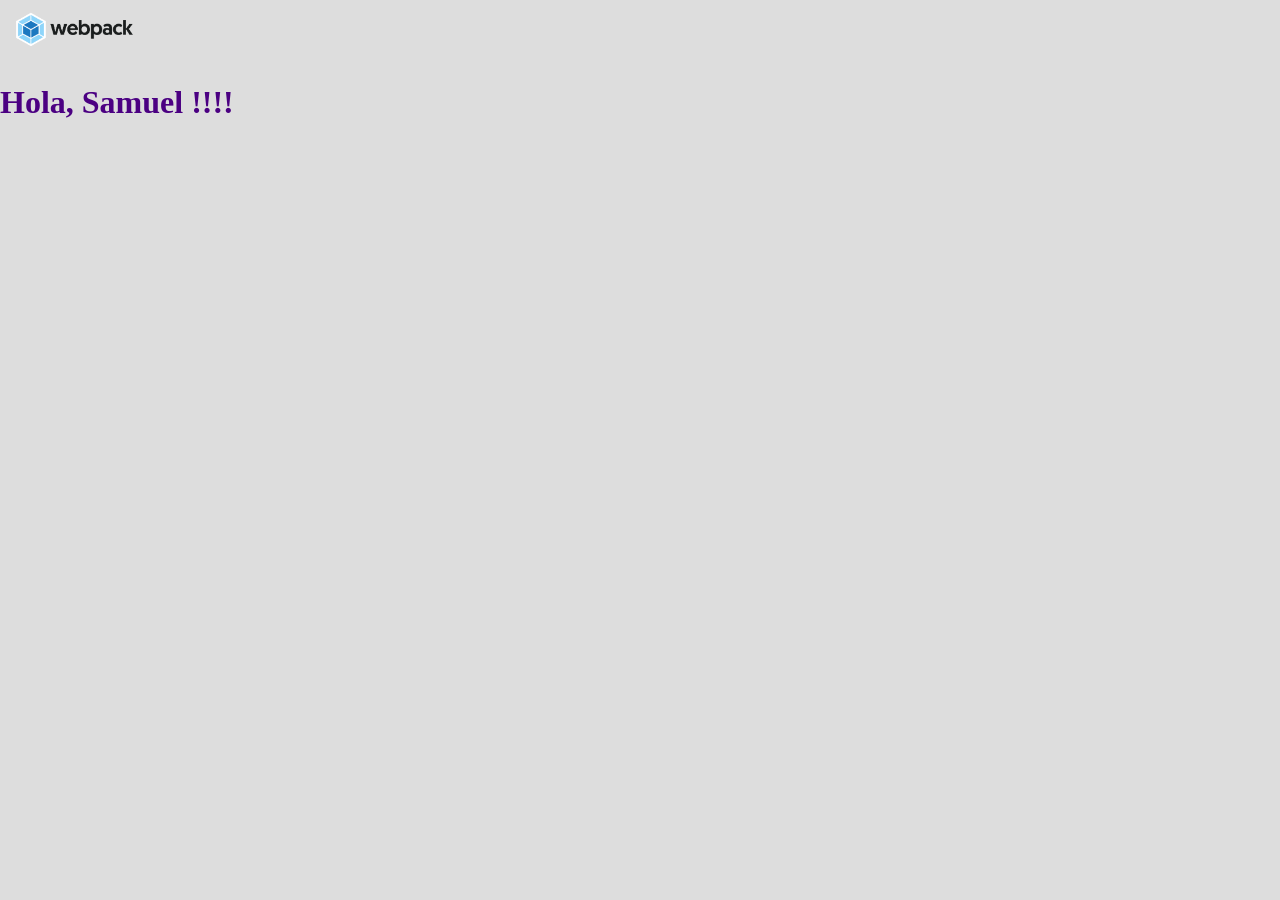
<file: docs/index.html>
<!doctype html><html lang="en"><head><meta charset="UTF-8"><meta http-equiv="X-UA-Compatible" content="IE=edge"><meta name="viewport" content="width=device-width,initial-scale=1"><title>Document</title><script defer="defer" src="main.f6901d39280a992eda82.js"></script><link href="main.f2b97e8bf081b8e8aba1.css" rel="stylesheet"></head><body><div id="app"></div><img src="assets/img/webpack-logo.png" alt="WebPack"></body></html>
</file>
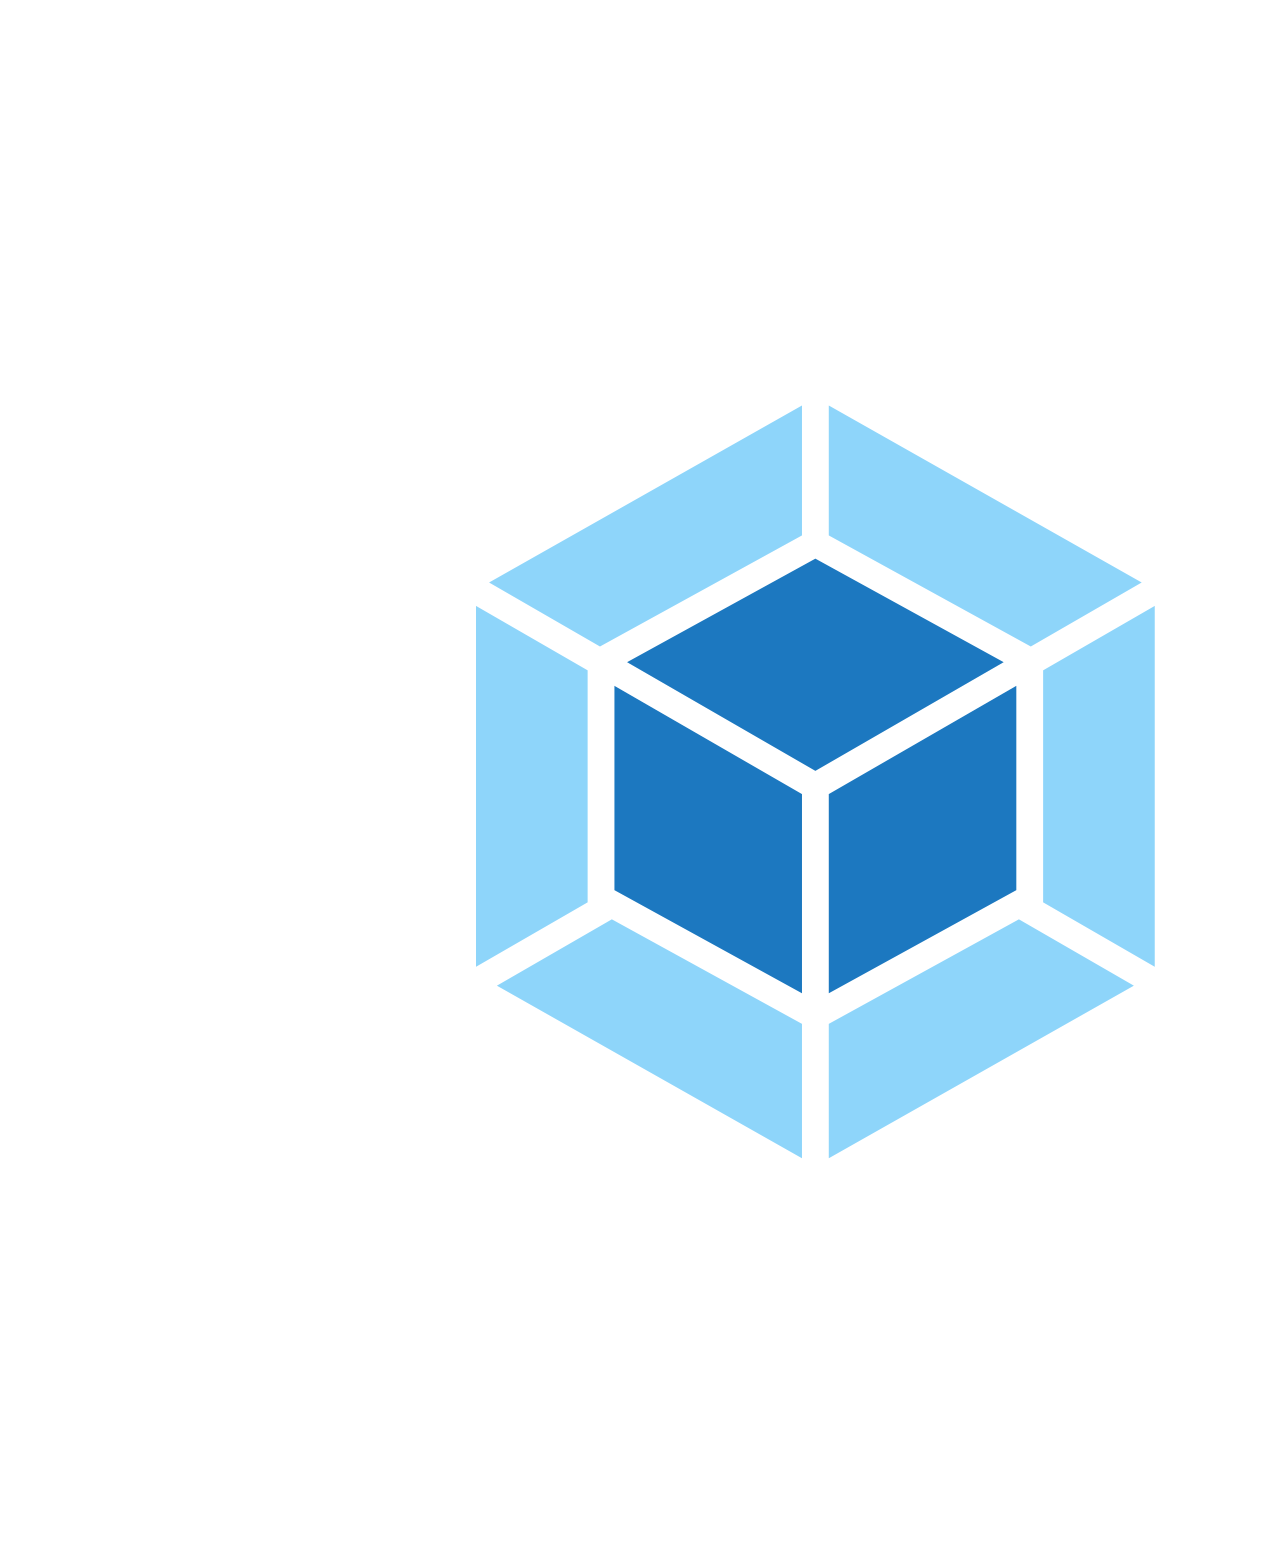
<file: src/index.html>
<!DOCTYPE html>
<html lang="en">
<head>
    <meta charset="UTF-8">
    <meta http-equiv="X-UA-Compatible" content="IE=edge">
    <meta name="viewport" content="width=device-width, initial-scale=1.0">
    <title>Document</title>
</head>
<body>
    <div id="app">

    </div>
    <img src="assets/img/webpack-logo.png" alt="WebPack">
</body>
</html>
</file>
<file: docs/main.f2b97e8bf081b8e8aba1.css>
body,html{background-color:#ddd;margin:0}img{width:150px}
</file>
